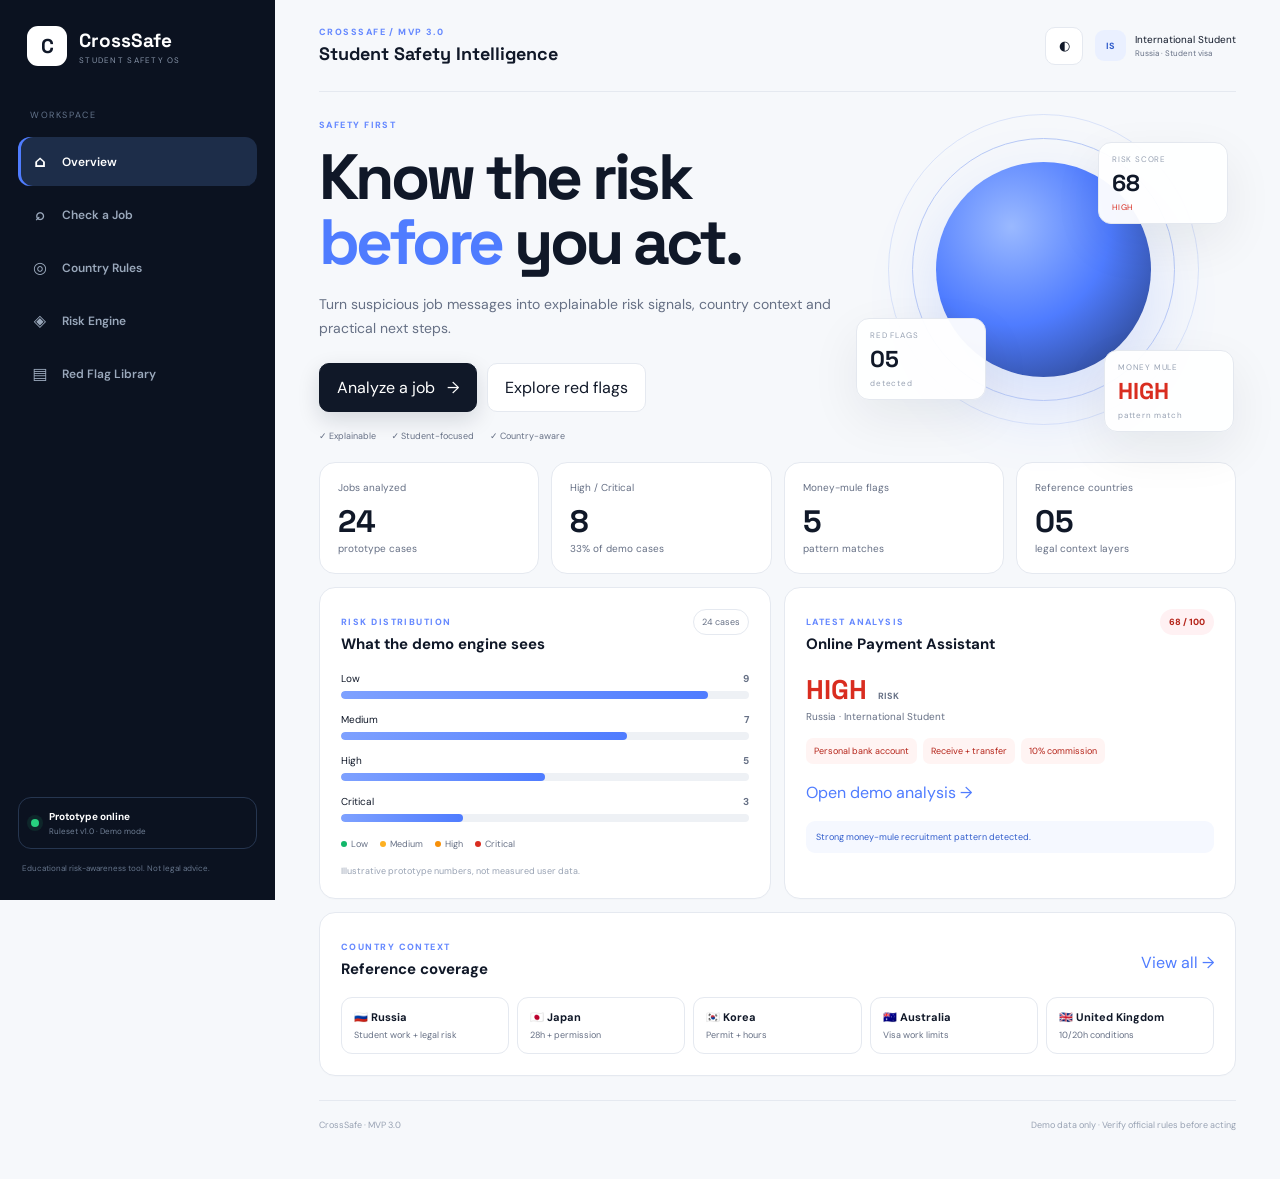
<file: CrossSafe-MVP-3.2-GEMINI-FIXED-v2/index.html>
<!doctype html>
<html lang="en"><head><meta charset="utf-8"><meta name="viewport" content="width=device-width,initial-scale=1"><title>CrossSafe — Overview</title><meta name="description" content="CrossSafe student safety prototype."><link rel="preconnect" href="https://fonts.googleapis.com"><link rel="preconnect" href="https://fonts.gstatic.com" crossorigin><link href="https://fonts.googleapis.com/css2?family=DM+Sans:wght@400;500;600;700&family=Space+Grotesk:wght@500;600;700&display=swap" rel="stylesheet"><link rel="stylesheet" href="style.css"></head>
<body><div class="app"><aside class="sidebar"><a class="brand" href="index.html"><span class="brand-mark">C</span><span><b>CrossSafe</b><small>STUDENT SAFETY OS</small></span></a><div class="side-label">WORKSPACE</div><nav><a class="nav active" href="index.html"><span>⌂</span>Overview</a><a class="nav" href="check.html"><span>⌕</span>Check a Job</a><a class="nav" href="countries.html"><span>◎</span>Country Rules</a><a class="nav" href="engine.html"><span>◈</span>Risk Engine</a><a class="nav" href="flags.html"><span>▤</span>Red Flag Library</a></nav><div class="sidebar-bottom"><div class="status"><i></i><span><b>Prototype online</b><small>Ruleset v1.0 · Demo mode</small></span></div><p>Educational risk-awareness tool. Not legal advice.</p></div></aside>
<main><header class="topbar"><div><div class="eyebrow">CROSSSAFE / MVP 3.0</div><h1>Student Safety Intelligence</h1></div><div class="top-actions"><button class="icon-btn" data-theme title="Toggle theme">◐</button><div class="profile"><div class="avatar">IS</div><span>International Student<small>Russia · Student visa</small></span></div></div></header>
<section class="hero"><div class="hero-copy"><span class="eyebrow">SAFETY FIRST</span><h2>Know the risk <em>before</em> you act.</h2><p>Turn suspicious job messages into explainable risk signals, country context and practical next steps.</p><div class="hero-actions"><a class="btn primary" href="check.html">Analyze a job <span>→</span></a><a class="btn ghost" href="flags.html">Explore red flags</a></div><div class="trust-row"><span>✓ Explainable</span><span>✓ Student-focused</span><span>✓ Country-aware</span></div></div><div class="hero-visual"><div class="orb"></div><div class="floating-card fc1"><span>RISK SCORE</span><b>68</b><i>HIGH</i></div><div class="floating-card fc2"><span>RED FLAGS</span><b>05</b><i>detected</i></div><div class="floating-card fc3"><span>MONEY MULE</span><b>HIGH</b><i>pattern match</i></div></div></section>
<div class="metrics"><div class="metric"><span>Jobs analyzed</span><b>24</b><small>prototype cases</small></div><div class="metric"><span>High / Critical</span><b>8</b><small>33% of demo cases</small></div><div class="metric"><span>Money-mule flags</span><b>5</b><small>pattern matches</small></div><div class="metric"><span>Reference countries</span><b>05</b><small>legal context layers</small></div></div>
<div class="dashboard-grid"><article class="panel chart-panel"><div class="panel-head"><div><span class="panel-kicker">RISK DISTRIBUTION</span><h3>What the demo engine sees</h3></div><span class="chip">24 cases</span></div><div class="chart"><div class="bar-row"><label>Low <b>9</b></label><div><i style="width:90%"></i></div></div><div class="bar-row"><label>Medium <b>7</b></label><div><i style="width:70%"></i></div></div><div class="bar-row"><label>High <b>5</b></label><div><i style="width:50%"></i></div></div><div class="bar-row"><label>Critical <b>3</b></label><div><i style="width:30%"></i></div></div></div><div class="legend"><span><i class="dot low"></i>Low</span><span><i class="dot med"></i>Medium</span><span><i class="dot high"></i>High</span><span><i class="dot critical"></i>Critical</span></div><p class="fineprint">Illustrative prototype numbers, not measured user data.</p></article>
<article class="panel latest-panel"><div class="panel-head"><div><span class="panel-kicker">LATEST ANALYSIS</span><h3>Online Payment Assistant</h3></div><span class="score-pill">68 / 100</span></div><div class="risk-summary"><div class="big-risk">HIGH <small>RISK</small></div><p>Russia · International Student</p></div><div class="tag-list"><span>Personal bank account</span><span>Receive + transfer</span><span>10% commission</span></div><a class="text-btn" href="check.html?demo=1">Open demo analysis →</a><div class="latest-note">Strong money-mule recruitment pattern detected.</div></article></div>
<section class="panel coverage"><div class="panel-head"><div><span class="panel-kicker">COUNTRY CONTEXT</span><h3>Reference coverage</h3></div><a class="text-btn" href="countries.html">View all →</a></div><div class="country-strip"><a href="countries.html#russia"><b>🇷🇺 Russia</b><small>Student work + legal risk</small></a><a href="countries.html#japan"><b>🇯🇵 Japan</b><small>28h + permission</small></a><a href="countries.html#korea"><b>🇰🇷 Korea</b><small>Permit + hours</small></a><a href="countries.html#australia"><b>🇦🇺 Australia</b><small>Visa work limits</small></a><a href="countries.html#uk"><b>🇬🇧 United Kingdom</b><small>10/20h conditions</small></a></div></section>
<footer><span>CrossSafe · MVP 3.0</span><span>Demo data only · Verify official rules before acting</span></footer></main></div><script src="script.js"></script><script src="ai-chat.js"></script></body></html>
</file>
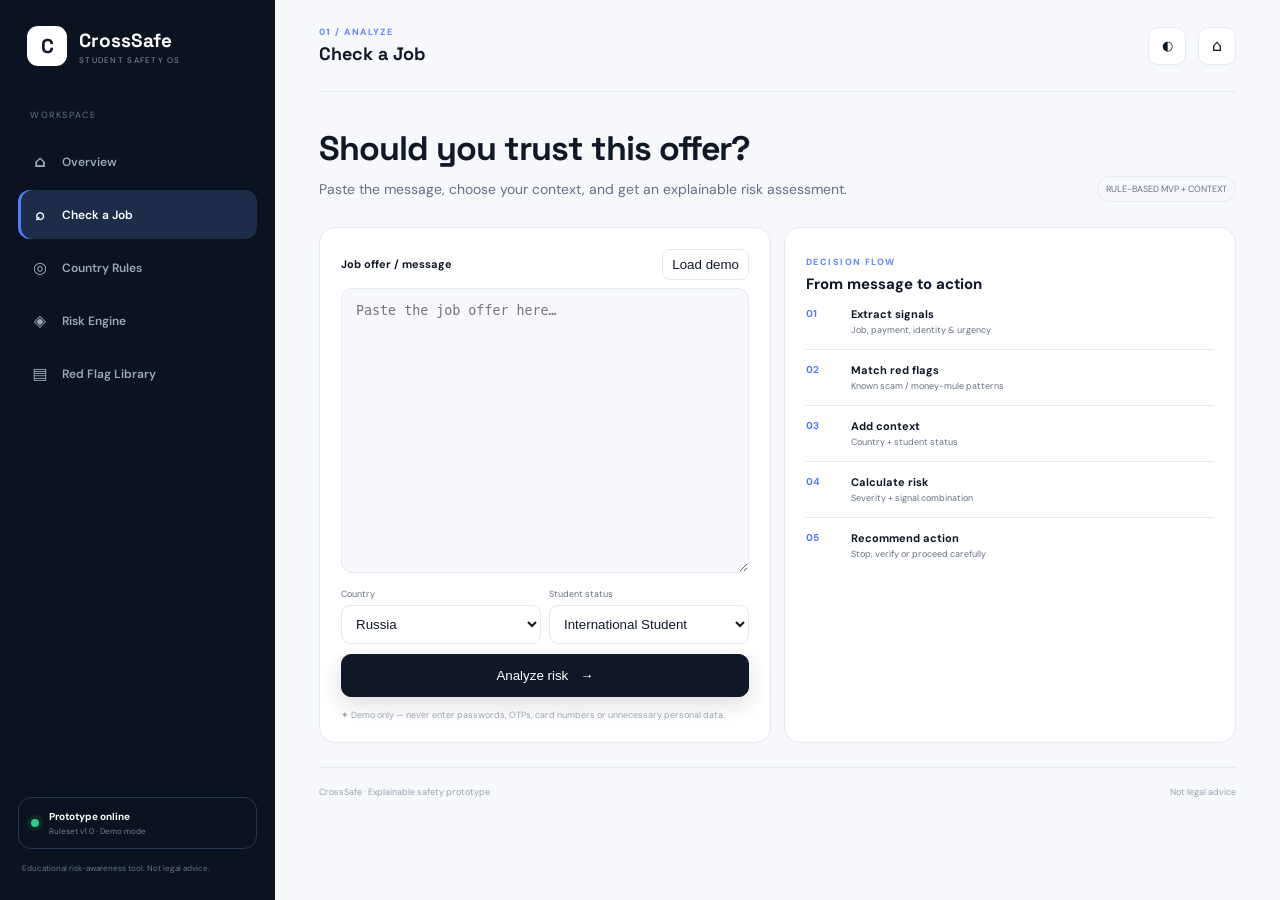
<file: CrossSafe-MVP-3.2-GEMINI-FIXED-v2/check.html>
<!doctype html><html lang="en"><head><meta charset="utf-8"><meta name="viewport" content="width=device-width,initial-scale=1"><title>CrossSafe — Check a Job</title><link rel="preconnect" href="https://fonts.googleapis.com"><link rel="preconnect" href="https://fonts.gstatic.com" crossorigin><link href="https://fonts.googleapis.com/css2?family=DM+Sans:wght@400;500;600;700&family=Space+Grotesk:wght@500;600;700&display=swap" rel="stylesheet"><link rel="stylesheet" href="style.css"></head><body><div class="app"><aside class="sidebar"><a class="brand" href="index.html"><span class="brand-mark">C</span><span><b>CrossSafe</b><small>STUDENT SAFETY OS</small></span></a><div class="side-label">WORKSPACE</div><nav><a class="nav" href="index.html"><span>⌂</span>Overview</a><a class="nav active" href="check.html"><span>⌕</span>Check a Job</a><a class="nav" href="countries.html"><span>◎</span>Country Rules</a><a class="nav" href="engine.html"><span>◈</span>Risk Engine</a><a class="nav" href="flags.html"><span>▤</span>Red Flag Library</a></nav><div class="sidebar-bottom"><div class="status"><i></i><span><b>Prototype online</b><small>Ruleset v1.0 · Demo mode</small></span></div><p>Educational risk-awareness tool. Not legal advice.</p></div></aside><main><header class="topbar"><div><div class="eyebrow">01 / ANALYZE</div><h1>Check a Job</h1></div><div class="top-actions"><button class="icon-btn" data-theme>◐</button><a class="avatar-link" href="index.html">⌂</a></div></header><div class="page-head"><div><h2>Should you trust this offer?</h2><p>Paste the message, choose your context, and get an explainable risk assessment.</p></div><span class="mini-badge">RULE-BASED MVP + CONTEXT</span></div>
<div class="check-layout"><section class="panel input-panel"><div class="field-head"><label for="job">Job offer / message</label><button class="small-btn" id="demo">Load demo</button></div><textarea id="job" placeholder="Paste the job offer here…"></textarea><div class="controls"><label><span>Country</span><select id="countrySelect"><option>Russia</option><option>Japan</option><option>Korea</option><option>Australia</option><option>UK</option></select></label><label><span>Student status</span><select id="statusSelect"><option>International Student</option><option>Exchange Student</option><option>Graduate Student</option></select></label></div><button class="btn primary full" id="analyze">Analyze risk <span>→</span></button><div class="privacy-note">✦ Demo only — never enter passwords, OTPs, card numbers or unnecessary personal data.</div></section>
<section class="panel process-panel"><span class="panel-kicker">DECISION FLOW</span><h3>From message to action</h3><ol class="flow"><li><b>01</b><span><strong>Extract signals</strong><small>Job, payment, identity & urgency</small></span></li><li><b>02</b><span><strong>Match red flags</strong><small>Known scam / money-mule patterns</small></span></li><li><b>03</b><span><strong>Add context</strong><small>Country + student status</small></span></li><li><b>04</b><span><strong>Calculate risk</strong><small>Severity + signal combination</small></span></li><li><b>05</b><span><strong>Recommend action</strong><small>Stop, verify or proceed carefully</small></span></li></ol></section></div>
<section id="result" class="panel result hidden"></section><footer><span>CrossSafe · Explainable safety prototype</span><span>Not legal advice</span></footer></main></div><script src="script.js"></script><script src="ai-chat.js"></script></body></html>
</file>
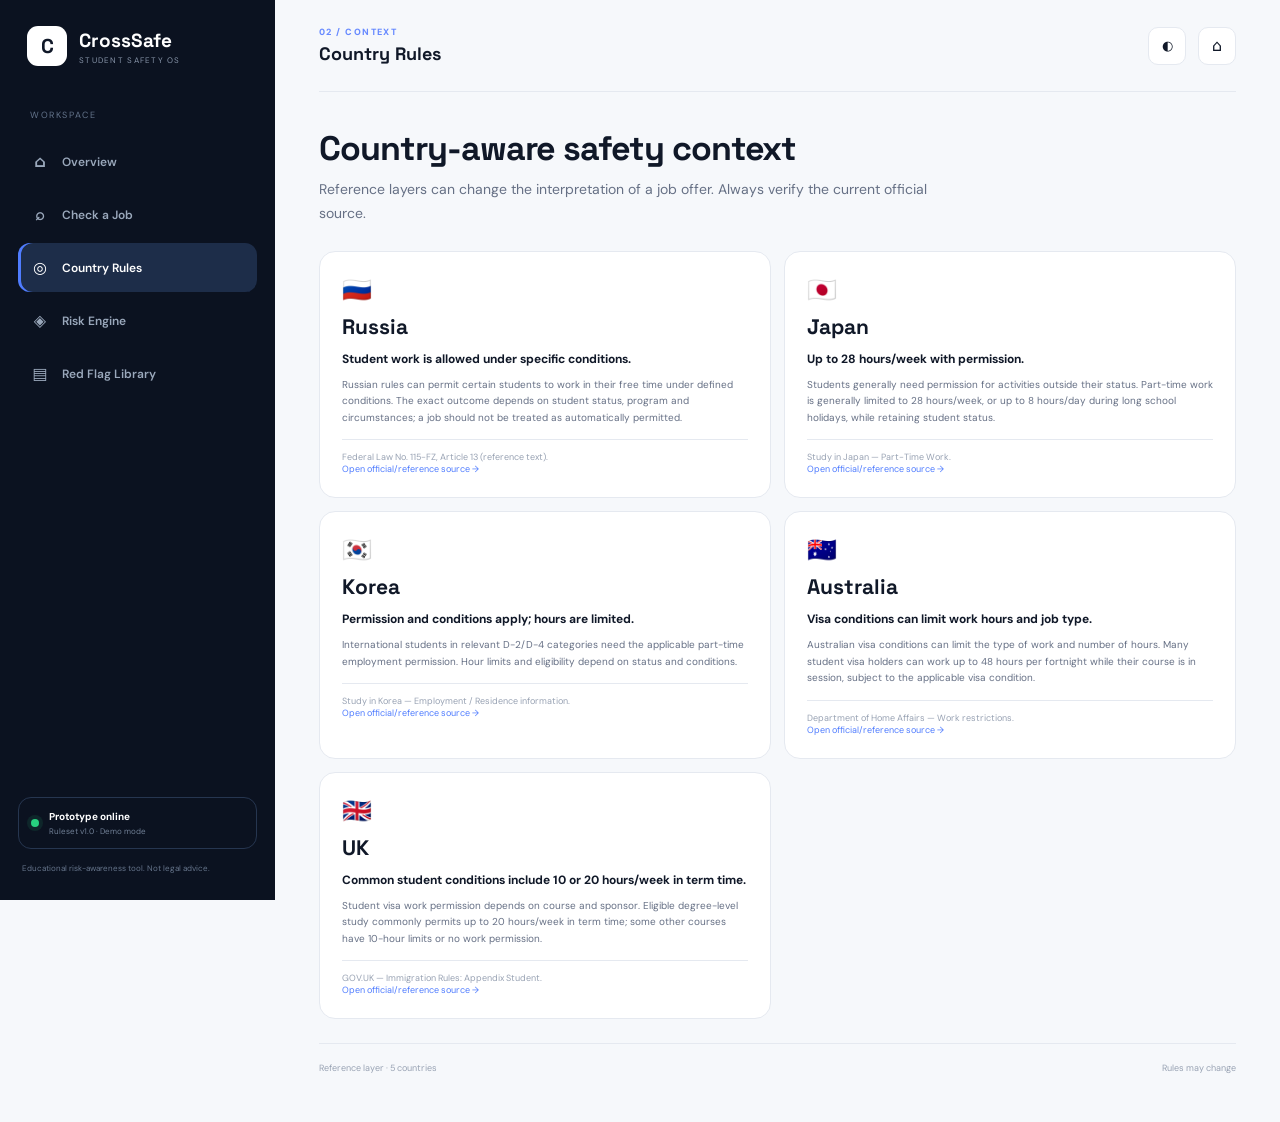
<file: CrossSafe-MVP-3.2-GEMINI-FIXED-v2/countries.html>
<!doctype html><html lang="en"><head><meta charset="utf-8"><meta name="viewport" content="width=device-width,initial-scale=1"><title>CrossSafe — Country Rules</title><link rel="preconnect" href="https://fonts.googleapis.com"><link rel="preconnect" href="https://fonts.gstatic.com" crossorigin><link href="https://fonts.googleapis.com/css2?family=DM+Sans:wght@400;500;600;700&family=Space+Grotesk:wght@500;600;700&display=swap" rel="stylesheet"><link rel="stylesheet" href="style.css"></head><body><div class="app"><aside class="sidebar"><a class="brand" href="index.html"><span class="brand-mark">C</span><span><b>CrossSafe</b><small>STUDENT SAFETY OS</small></span></a><div class="side-label">WORKSPACE</div><nav><a class="nav" href="index.html"><span>⌂</span>Overview</a><a class="nav" href="check.html"><span>⌕</span>Check a Job</a><a class="nav active" href="countries.html"><span>◎</span>Country Rules</a><a class="nav" href="engine.html"><span>◈</span>Risk Engine</a><a class="nav" href="flags.html"><span>▤</span>Red Flag Library</a></nav><div class="sidebar-bottom"><div class="status"><i></i><span><b>Prototype online</b><small>Ruleset v1.0 · Demo mode</small></span></div><p>Educational risk-awareness tool. Not legal advice.</p></div></aside><main><header class="topbar"><div><div class="eyebrow">02 / CONTEXT</div><h1>Country Rules</h1></div><div class="top-actions"><button class="icon-btn" data-theme>◐</button><a class="avatar-link" href="index.html">⌂</a></div></header><div class="page-head"><div><h2>Country-aware safety context</h2><p>Reference layers can change the interpretation of a job offer. Always verify the current official source.</p></div></div><div id="countryGrid" class="country-grid"></div><footer><span>Reference layer · 5 countries</span><span>Rules may change</span></footer></main></div><script src="script.js"></script><script src="ai-chat.js"></script></body></html>
</file>
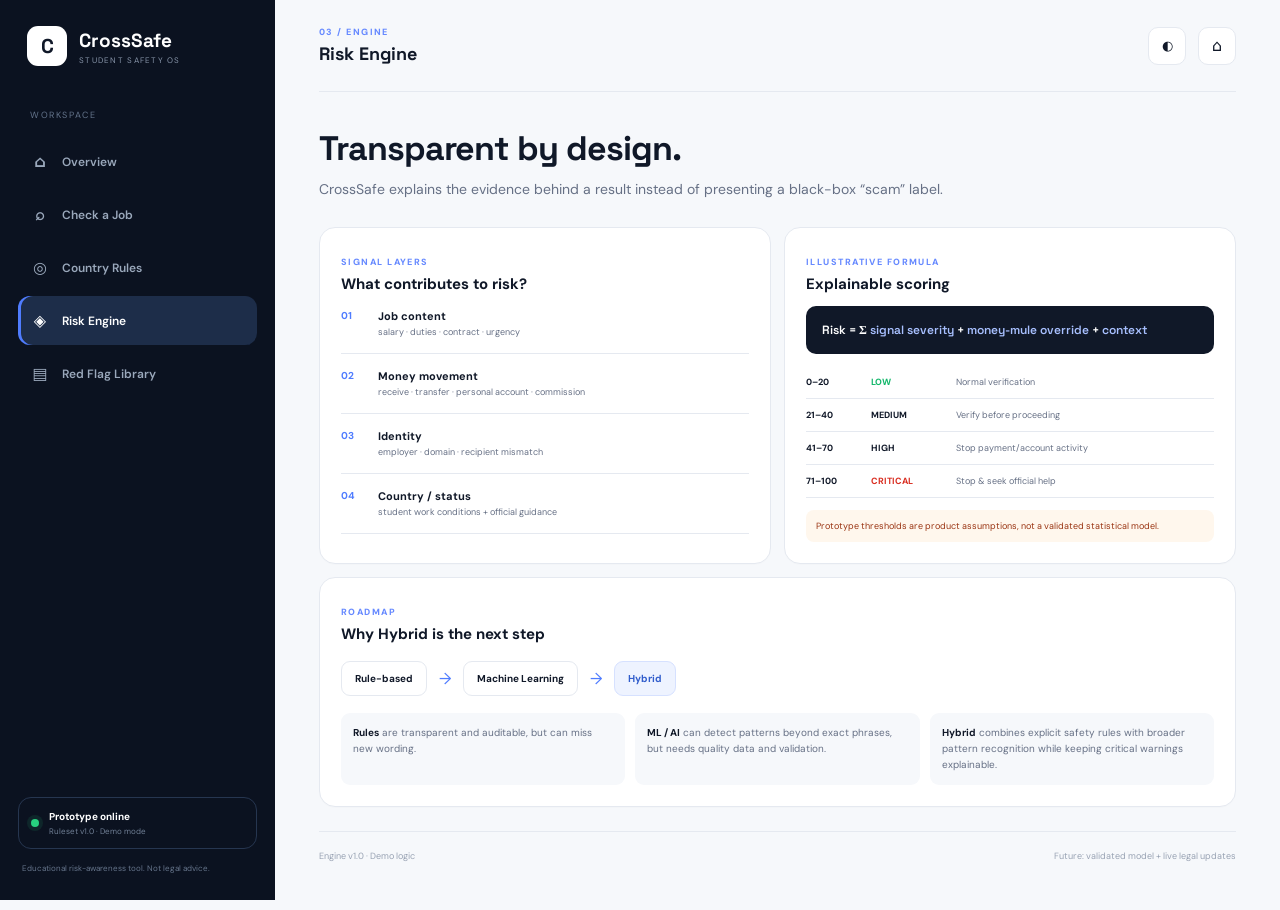
<file: CrossSafe-MVP-3.2-GEMINI-FIXED-v2/engine.html>
<!doctype html><html lang="en"><head><meta charset="utf-8"><meta name="viewport" content="width=device-width,initial-scale=1"><title>CrossSafe — Risk Engine</title><link rel="preconnect" href="https://fonts.googleapis.com"><link rel="preconnect" href="https://fonts.gstatic.com" crossorigin><link href="https://fonts.googleapis.com/css2?family=DM+Sans:wght@400;500;600;700&family=Space+Grotesk:wght@500;600;700&display=swap" rel="stylesheet"><link rel="stylesheet" href="style.css"></head><body><div class="app"><aside class="sidebar"><a class="brand" href="index.html"><span class="brand-mark">C</span><span><b>CrossSafe</b><small>STUDENT SAFETY OS</small></span></a><div class="side-label">WORKSPACE</div><nav><a class="nav" href="index.html"><span>⌂</span>Overview</a><a class="nav" href="check.html"><span>⌕</span>Check a Job</a><a class="nav" href="countries.html"><span>◎</span>Country Rules</a><a class="nav active" href="engine.html"><span>◈</span>Risk Engine</a><a class="nav" href="flags.html"><span>▤</span>Red Flag Library</a></nav><div class="sidebar-bottom"><div class="status"><i></i><span><b>Prototype online</b><small>Ruleset v1.0 · Demo mode</small></span></div><p>Educational risk-awareness tool. Not legal advice.</p></div></aside><main><header class="topbar"><div><div class="eyebrow">03 / ENGINE</div><h1>Risk Engine</h1></div><div class="top-actions"><button class="icon-btn" data-theme>◐</button><a class="avatar-link" href="index.html">⌂</a></div></header><div class="page-head"><div><h2>Transparent by design.</h2><p>CrossSafe explains the evidence behind a result instead of presenting a black-box “scam” label.</p></div></div><div class="method-top"><section class="panel"><span class="panel-kicker">SIGNAL LAYERS</span><h3>What contributes to risk?</h3><div class="layer"><b>01</b><span>Job content<small>salary · duties · contract · urgency</small></span></div><div class="layer"><b>02</b><span>Money movement<small>receive · transfer · personal account · commission</small></span></div><div class="layer"><b>03</b><span>Identity<small>employer · domain · recipient mismatch</small></span></div><div class="layer"><b>04</b><span>Country / status<small>student work conditions + official guidance</small></span></div></section><section class="panel"><span class="panel-kicker">ILLUSTRATIVE FORMULA</span><h3>Explainable scoring</h3><div class="formula">Risk = Σ <span>signal severity</span> + <span>money-mule override</span> + <span>context</span></div><div class="score-table"><div><b>0–20</b><strong class="low-text">LOW</strong><span>Normal verification</span></div><div><b>21–40</b><strong>MEDIUM</strong><span>Verify before proceeding</span></div><div><b>41–70</b><strong>HIGH</strong><span>Stop payment/account activity</span></div><div><b>71–100</b><strong class="critical-text">CRITICAL</strong><span>Stop & seek official help</span></div></div><div class="callout">Prototype thresholds are product assumptions, not a validated statistical model.</div></section></div><section class="panel architecture"><span class="panel-kicker">ROADMAP</span><h3>Why Hybrid is the next step</h3><div class="roadmap"><span>Rule-based</span><i>→</i><span>Machine Learning</span><i>→</i><span>Hybrid</span></div><div class="roadmap-copy"><p><b>Rules</b> are transparent and auditable, but can miss new wording.</p><p><b>ML / AI</b> can detect patterns beyond exact phrases, but needs quality data and validation.</p><p><b>Hybrid</b> combines explicit safety rules with broader pattern recognition while keeping critical warnings explainable.</p></div></section><footer><span>Engine v1.0 · Demo logic</span><span>Future: validated model + live legal updates</span></footer></main></div><script src="script.js"></script><script src="ai-chat.js"></script></body></html>
</file>
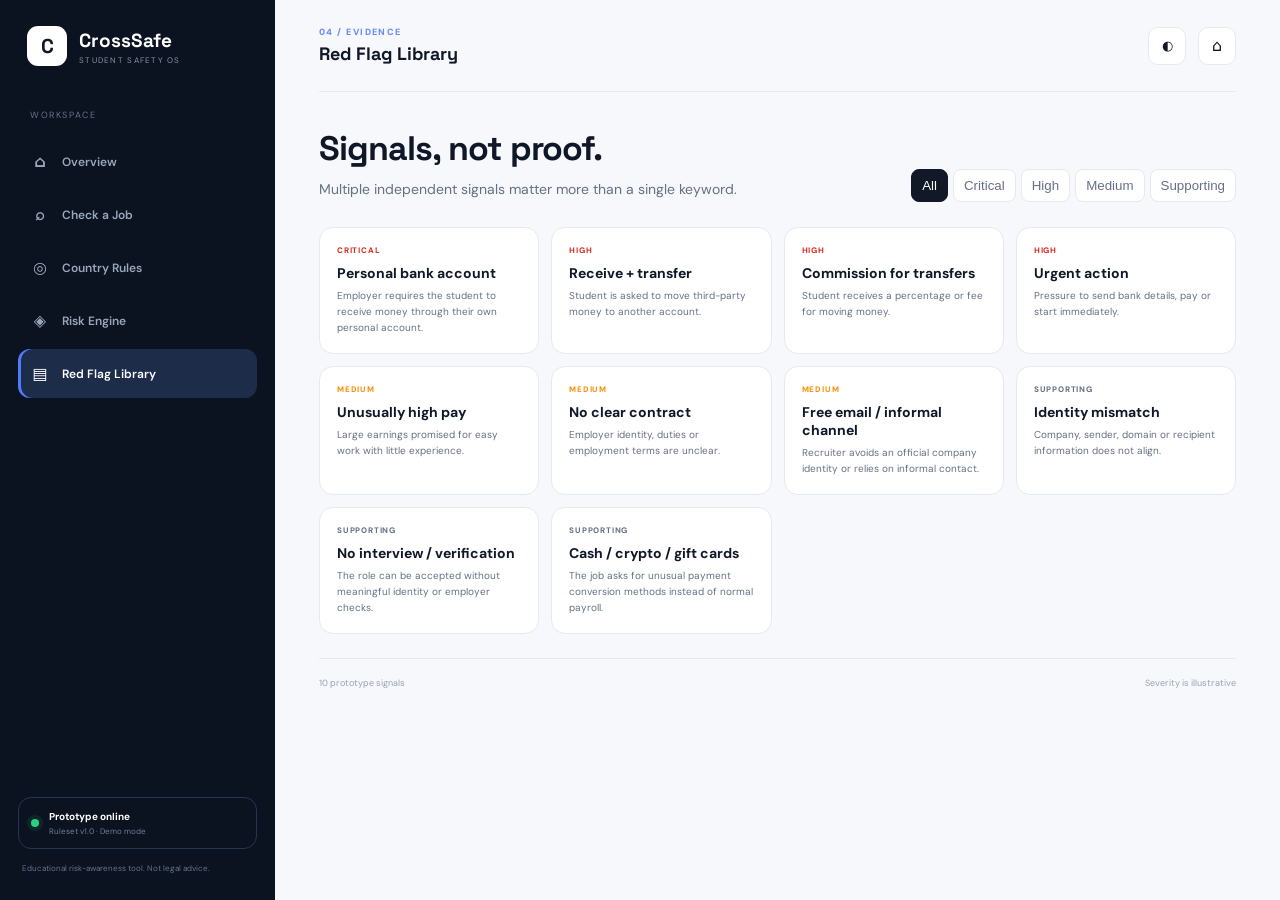
<file: CrossSafe-MVP-3.2-GEMINI-FIXED-v2/flags.html>
<!doctype html><html lang="en"><head><meta charset="utf-8"><meta name="viewport" content="width=device-width,initial-scale=1"><title>CrossSafe — Red Flag Library</title><link rel="preconnect" href="https://fonts.googleapis.com"><link rel="preconnect" href="https://fonts.gstatic.com" crossorigin><link href="https://fonts.googleapis.com/css2?family=DM+Sans:wght@400;500;600;700&family=Space+Grotesk:wght@500;600;700&display=swap" rel="stylesheet"><link rel="stylesheet" href="style.css"></head><body><div class="app"><aside class="sidebar"><a class="brand" href="index.html"><span class="brand-mark">C</span><span><b>CrossSafe</b><small>STUDENT SAFETY OS</small></span></a><div class="side-label">WORKSPACE</div><nav><a class="nav" href="index.html"><span>⌂</span>Overview</a><a class="nav" href="check.html"><span>⌕</span>Check a Job</a><a class="nav" href="countries.html"><span>◎</span>Country Rules</a><a class="nav" href="engine.html"><span>◈</span>Risk Engine</a><a class="nav active" href="flags.html"><span>▤</span>Red Flag Library</a></nav><div class="sidebar-bottom"><div class="status"><i></i><span><b>Prototype online</b><small>Ruleset v1.0 · Demo mode</small></span></div><p>Educational risk-awareness tool. Not legal advice.</p></div></aside><main><header class="topbar"><div><div class="eyebrow">04 / EVIDENCE</div><h1>Red Flag Library</h1></div><div class="top-actions"><button class="icon-btn" data-theme>◐</button><a class="avatar-link" href="index.html">⌂</a></div></header><div class="page-head"><div><h2>Signals, not proof.</h2><p>Multiple independent signals matter more than a single keyword.</p></div><div class="filter-tabs"><button class="active" data-filter="all">All</button><button data-filter="critical">Critical</button><button data-filter="high">High</button><button data-filter="medium">Medium</button><button data-filter="supporting">Supporting</button></div></div><div id="flagGrid" class="flag-grid"></div><footer><span>10 prototype signals</span><span>Severity is illustrative</span></footer></main></div><script src="script.js"></script><script src="ai-chat.js"></script></body></html>
</file>
<file: CrossSafe-MVP-3.2-GEMINI-FIXED-v2/style.css>
:root{--bg:#f6f8fb;--panel:#fff;--ink:#101828;--muted:#667085;--line:#e5e9f0;--blue:#4f7cff;--blue2:#eaf0ff;--red:#d92d20;--orange:#f79009;--green:#12b76a;--shadow:0 18px 50px rgba(16,24,40,.07)}*{box-sizing:border-box}html{scroll-behavior:smooth}body{margin:0;background:var(--bg);color:var(--ink);font-family:"DM Sans",system-ui,sans-serif}.app{min-height:100vh}.sidebar{position:fixed;inset:0 auto 0 0;width:275px;background:#0b1220;color:#c8d1df;padding:26px 18px;display:flex;flex-direction:column;z-index:10}.brand{display:flex;align-items:center;gap:12px;text-decoration:none;color:#fff;padding:0 9px}.brand-mark{width:40px;height:40px;background:#fff;color:#101828;border-radius:11px;display:grid;place-items:center;font:700 20px "Space Grotesk"}.brand b{display:block;font:700 19px "Space Grotesk"}.brand small{display:block;font-size:8px;letter-spacing:.16em;color:#8794a8;margin-top:2px}.side-label{font-size:9px;letter-spacing:.18em;color:#64748b;margin:43px 12px 12px}.nav{height:49px;display:flex;align-items:center;gap:13px;padding:0 13px;border-radius:12px;color:#9aa8bb;text-decoration:none;font-size:12px;font-weight:600;margin:4px 0}.nav span{width:18px;text-align:center;font-size:16px}.nav:hover{color:#fff;background:#121e31}.nav.active{color:#fff;background:#1d2d49;box-shadow:inset 3px 0 var(--blue)}.sidebar-bottom{margin-top:auto}.status{border:1px solid #263650;border-radius:13px;padding:12px;display:flex;gap:10px;align-items:center}.status i{width:8px;height:8px;background:#27d17f;border-radius:50%;box-shadow:0 0 0 4px rgba(39,209,127,.1)}.status b{display:block;color:#fff;font-size:10px}.status small{display:block;font-size:8px;color:#718096;margin-top:3px}.sidebar-bottom p{font-size:8px;color:#66758b;line-height:1.5;padding:0 4px;margin:13px 0 0}main{margin-left:275px;min-height:100vh;padding:0 44px 30px}.topbar{height:92px;display:flex;justify-content:space-between;align-items:center;border-bottom:1px solid var(--line)}.topbar h1{font:700 18px "Space Grotesk";margin:4px 0 0}.eyebrow,.panel-kicker{font-size:9px;font-weight:800;letter-spacing:.16em;color:#6689ff}.top-actions{display:flex;align-items:center;gap:12px}.icon-btn,.avatar-link{border:1px solid var(--line);background:var(--panel);color:var(--ink);width:38px;height:38px;border-radius:10px;display:grid;place-items:center;text-decoration:none;cursor:pointer}.profile{display:flex;align-items:center;gap:9px;font-size:10px}.profile small{display:block;color:var(--muted);margin-top:2px;font-size:8px}.avatar{width:31px;height:31px;border-radius:9px;background:#eaf0ff;color:#315dcc;display:grid;place-items:center;font-size:9px;font-weight:800}.hero{display:grid;grid-template-columns:1.15fr .85fr;min-height:370px;align-items:center}.hero h2{font:700 clamp(40px,5vw,68px)/1.02 "Space Grotesk";letter-spacing:-.055em;max-width:750px;margin:12px 0 18px}.hero h2 em{font-style:normal;color:var(--blue)}.hero p,.page-head p{color:var(--muted);font-size:14px;line-height:1.7;max-width:650px}.hero-actions{display:flex;gap:10px;margin-top:22px}.btn{display:inline-flex;align-items:center;justify-content:center;gap:12px;border-radius:10px;padding:13px 17px;text-decoration:none;font:700 11px inherit;cursor:pointer;border:1px solid var(--line)}.btn.primary{background:#101828;color:#fff;border-color:#101828;box-shadow:0 8px 22px rgba(16,24,40,.14)}.btn.primary:hover{background:#1d2a40}.btn.ghost{background:var(--panel);color:var(--ink)}.trust-row{display:flex;gap:16px;margin-top:18px;color:#667085;font-size:9px}.hero-visual{position:relative;height:330px}.orb{position:absolute;width:215px;height:215px;border-radius:50%;background:radial-gradient(circle at 35% 30%,#9ab9ff,#4f7cff 48%,#23376f);right:85px;top:50px;box-shadow:0 30px 70px rgba(79,124,255,.2)}.orb:before,.orb:after{content:"";position:absolute;border:1px solid #b7c8f6;border-radius:50%;inset:-24px}.orb:after{inset:-48px;opacity:.45}.floating-card{position:absolute;background:rgba(255,255,255,.95);border:1px solid #e4e8ef;border-radius:13px;box-shadow:var(--shadow);padding:11px 13px;min-width:130px}.floating-card span,.floating-card i{display:block;font-size:8px;letter-spacing:.1em;color:#98a2b3;font-style:normal}.floating-card b{display:block;font:700 23px "Space Grotesk";margin:4px 0}.fc1{right:8px;top:30px}.fc1 i,.fc3 b{color:var(--red)}.fc2{left:10px;bottom:42px}.fc3{right:2px;bottom:10px}.metrics{display:grid;grid-template-columns:repeat(4,1fr);gap:12px;margin-bottom:13px}.metric,.panel{background:var(--panel);border:1px solid var(--line);border-radius:16px}.metric{padding:18px}.metric span,.metric small{display:block;color:var(--muted);font-size:10px}.metric b{display:block;font:700 31px "Space Grotesk";margin:7px 0 1px}.dashboard-grid,.check-layout,.method-top{display:grid;grid-template-columns:1fr 1fr;gap:13px}.panel{padding:21px;box-shadow:0 1px 0 rgba(16,24,40,.01)}.panel-head{display:flex;justify-content:space-between;align-items:start;margin-bottom:18px}.panel h3{margin:4px 0 0;font-size:15px}.chip,.mini-badge{font-size:9px;color:var(--muted);border:1px solid var(--line);padding:6px 8px;border-radius:999px}.chart{display:grid;gap:14px}.bar-row label{display:flex;justify-content:space-between;font-size:10px;margin-bottom:6px}.bar-row label b{color:var(--muted)}.bar-row>div{height:8px;background:#eef1f5;border-radius:99px;overflow:hidden}.bar-row i{display:block;height:100%;background:linear-gradient(90deg,#7ea1ff,#4f7cff);border-radius:99px}.legend{display:flex;gap:12px;margin-top:16px}.legend span{font-size:9px;color:var(--muted)}.dot{width:6px;height:6px;border-radius:50%;display:inline-block;margin-right:4px}.dot.low{background:#12b76a}.dot.med{background:#fdb022}.dot.high{background:#f79009}.dot.critical{background:#d92d20}.fineprint{font-size:9px;color:#98a2b3;margin:15px 0 0}.score-pill{background:#fff1f3;color:#b42318;padding:7px 9px;border-radius:999px;font-size:9px;font-weight:800}.big-risk{font:800 27px "Space Grotesk";color:var(--red)}.big-risk.safe{color:var(--green)}.big-risk small{font:700 9px "DM Sans";color:var(--muted);margin-left:4px}.risk-summary p,.result-context{font-size:10px;color:var(--muted);margin:3px 0 15px}.tag-list{display:flex;gap:6px;flex-wrap:wrap}.tag-list span{font-size:9px;color:#b42318;background:#fff4f3;border-radius:7px;padding:7px 8px}.text-btn{display:inline-block;color:var(--blue);font:700 10px inherit;text-decoration:none;margin-top:18px}.latest-note{margin-top:18px;padding:10px;background:#f5f8ff;border-radius:9px;color:#315dcc;font-size:9px}.coverage{margin-top:13px}.country-strip{display:grid;grid-template-columns:repeat(5,1fr);gap:8px}.country-strip a{border:1px solid var(--line);background:var(--panel);border-radius:11px;padding:12px;text-align:left;text-decoration:none;color:var(--ink)}.country-strip a:hover{border-color:#b8c8ee;transform:translateY(-1px)}.country-strip b,.country-strip small{display:block}.country-strip b{font-size:11px}.country-strip small{font-size:9px;color:var(--muted);margin-top:5px}.page-head{display:flex;justify-content:space-between;align-items:end;margin:35px 0 25px}.page-head h2{font:700 34px "Space Grotesk";margin:0 0 8px;letter-spacing:-.03em}.page-head p{margin:0}.field-head{display:flex;justify-content:space-between;align-items:center;margin-bottom:8px}.field-head label{font-size:11px;font-weight:700}.small-btn{border:1px solid var(--line);background:var(--panel);color:var(--ink);border-radius:8px;padding:7px 9px;font:600 9px inherit;cursor:pointer}.input-panel textarea{width:100%;height:285px;resize:vertical;border:1px solid var(--line);border-radius:11px;padding:14px;font:12px/1.6 inherit;color:var(--ink);background:var(--bg);outline:none}.input-panel textarea:focus{border-color:#9bb4ff;box-shadow:0 0 0 3px #e9efff}.controls{display:grid;grid-template-columns:1fr 1fr;gap:8px;margin-top:10px}.controls label span{display:block;font-size:9px;color:var(--muted);margin:0 0 5px}.controls select{width:100%;border:1px solid var(--line);border-radius:9px;padding:10px;background:var(--panel);font:11px inherit;color:var(--ink)}.full{width:100%;margin-top:10px}.privacy-note{margin-top:12px;color:#98a2b3;font-size:9px}.flow{list-style:none;padding:0;margin:0}.flow li{display:grid;grid-template-columns:35px 1fr;gap:10px;padding:13px 0;border-bottom:1px solid var(--line)}.flow li:last-child{border:0}.flow b{color:var(--blue);font-size:10px}.flow strong,.flow small{display:block}.flow strong{font-size:11px}.flow small{font-size:9px;color:var(--muted);margin-top:3px}.result{margin-top:13px}.hidden{display:none}.result-top{display:flex;justify-content:space-between;align-items:center}.result-score{font:700 45px "Space Grotesk"}.result-score small{font-size:14px;color:var(--muted)}.result-risk{display:inline-block;background:#fff1f3;color:#b42318;border-radius:999px;padding:8px 10px;font-size:9px;font-weight:800}.result-risk.medium{background:#fff8e8;color:#a15c00}.result-risk.low{background:#ecfdf3;color:#087443}.result-meter{height:9px;background:#edf0f4;border-radius:99px;margin:15px 0 20px;overflow:hidden}.result-meter span{display:block;height:100%;background:linear-gradient(90deg,#8fb0ff,#4f7cff);border-radius:99px}.result-grid{display:grid;grid-template-columns:1fr 1fr;gap:25px}.result-grid h4{font-size:12px;margin:0 0 9px}.signal-list{list-style:none;padding:0;margin:0;display:grid;gap:7px}.signal-list li{font-size:10px;padding:9px;background:var(--bg);border-radius:8px}.signal-list li:before{content:"✓";color:var(--red);font-weight:800;margin-right:7px}.action-box{background:#fff7ed;border:1px solid #fedf89;border-radius:10px;padding:12px}.action-box b{font-size:11px}.action-box p{font-size:10px;color:#7a2e0a;line-height:1.5}.result-disclaimer{border-top:1px solid var(--line);margin-top:18px;padding-top:12px;font-size:8px;color:#98a2b3}.country-grid{display:grid;grid-template-columns:repeat(2,1fr);gap:13px}.country-card{padding:22px;background:var(--panel);border:1px solid var(--line);border-radius:16px}.country-card h3{font:700 21px "Space Grotesk";margin:0}.country-icon{font-size:24px;margin-bottom:8px}.country-card .rule{font-weight:700;font-size:12px;margin:11px 0 7px}.country-card p{font-size:10px;color:var(--muted);line-height:1.65}.source{font-size:9px;color:#98a2b3;border-top:1px solid var(--line);padding-top:11px;margin-top:13px}.source a{color:var(--blue);text-decoration:none}.layer{display:grid;grid-template-columns:37px 1fr;padding:15px 0;border-bottom:1px solid var(--line)}.layer>b{color:var(--blue);font-size:10px}.layer span{font-size:11px;font-weight:700}.layer small{display:block;color:var(--muted);font-size:9px;margin-top:3px;font-weight:400}.formula{padding:16px;border-radius:10px;background:#101828;color:#fff;font:600 12px "Space Grotesk";margin:12px 0}.formula span{color:#a8c0ff}.score-table{display:grid}.score-table>div{display:grid;grid-template-columns:65px 85px 1fr;align-items:center;padding:10px 0;border-bottom:1px solid var(--line);font-size:9px}.score-table strong{font-size:9px}.score-table span{color:var(--muted)}.low-text{color:var(--green)}.critical-text{color:var(--red)}.callout{margin-top:12px;padding:10px;background:#fff7ed;border-radius:8px;color:#9a3412;font-size:9px}.architecture{margin-top:13px}.roadmap{display:flex;align-items:center;gap:12px;margin:17px 0}.roadmap span{padding:10px 13px;border:1px solid var(--line);border-radius:9px;font-size:10px;font-weight:700}.roadmap span:last-of-type{background:#eef3ff;border-color:#d6e1ff;color:#315dcc}.roadmap i{font-style:normal;color:var(--blue)}.roadmap-copy{display:grid;grid-template-columns:repeat(3,1fr);gap:10px}.roadmap-copy p{font-size:10px;color:var(--muted);line-height:1.6;margin:0;padding:12px;background:var(--bg);border-radius:9px}.roadmap-copy b{color:var(--ink)}.filter-tabs{display:flex;gap:5px;flex-wrap:wrap}.filter-tabs button{border:1px solid var(--line);background:var(--panel);padding:8px 10px;border-radius:8px;font:600 9px inherit;cursor:pointer;color:var(--muted)}.filter-tabs button.active{background:#111827;color:#fff;border-color:#111827}.flag-grid{display:grid;grid-template-columns:repeat(4,1fr);gap:12px}.flag{padding:17px;background:var(--panel);border:1px solid var(--line);border-radius:14px}.flag-level{font-size:8px;font-weight:800;letter-spacing:.1em}.flag h3{font-size:14px;margin:9px 0 6px}.flag p{font-size:10px;line-height:1.6;color:var(--muted);margin:0}.flag.critical .flag-level,.flag.high .flag-level{color:var(--red)}.flag.medium .flag-level{color:var(--orange)}.flag.supporting .flag-level{color:#667085}footer{display:flex;justify-content:space-between;border-top:1px solid var(--line);padding:18px 0;color:#98a2b3;font-size:9px;margin-top:24px}.dark{--bg:#080d16;--panel:#101826;--ink:#f5f7fa;--muted:#98a2b3;--line:#263246}.dark .sidebar{background:#050a12}.dark .bar-row>div{background:#1b2637}.dark textarea,.dark .controls select{background:#0b1220;color:#fff}.dark .btn.ghost,.dark .country-strip a,.dark .icon-btn,.dark .avatar-link,.dark .filter-tabs button,.dark .small-btn{color:#fff}.dark .latest-note{background:#111d35}.dark .callout,.dark .action-box{background:#241b0e}.dark .floating-card{background:rgba(16,24,38,.95);border-color:#263246}.dark .floating-card span{color:#98a2b3}.dark .result-risk.low{background:#08261a}.dark .result-risk.medium{background:#2a210d}.dark .result-risk{background:#2a1418}
@media(max-width:1100px){.sidebar{width:76px}.brand{justify-content:center}.brand>span:last-child,.side-label,.nav{font-size:0}.nav span{font-size:18px;margin:0}.status span,.side-note,.sidebar-bottom p{display:none}main{margin-left:76px;padding:0 24px}.hero{grid-template-columns:1fr}.hero-visual{display:none}.country-strip{grid-template-columns:repeat(3,1fr)}.flag-grid{grid-template-columns:repeat(2,1fr)}}
@media(max-width:720px){main{padding:0 16px}.topbar{height:76px}.profile{display:none}.metrics,.dashboard-grid,.check-layout,.method-top,.country-grid,.result-grid{grid-template-columns:1fr}.country-strip{grid-template-columns:1fr 1fr}.page-head{display:block}.mini-badge,.filter-tabs{margin-top:15px;display:inline-flex}.hero h2,.page-head h2{font-size:31px}.flag-grid{grid-template-columns:1fr}.roadmap-copy{grid-template-columns:1fr}.roadmap{overflow:auto}.controls{grid-template-columns:1fr}footer{display:block;line-height:2}.orb,.floating-card{display:none}}

/* CrossSafe AI assistant */
.ai-launcher{position:fixed;right:24px;bottom:24px;width:56px;height:56px;border:0;border-radius:18px;background:#101828;color:#fff;box-shadow:0 14px 35px rgba(16,24,40,.25);font:700 19px "Space Grotesk";cursor:pointer;z-index:1000;transition:.2s}.ai-launcher:hover{transform:translateY(-2px);background:#1d2a40}.ai-launcher .ai-pulse{position:absolute;right:-2px;top:-2px;width:10px;height:10px;border-radius:50%;background:#27d17f;border:2px solid #fff}.ai-chat{position:fixed;right:24px;bottom:92px;width:min(390px,calc(100vw - 32px));height:min(590px,calc(100vh - 120px));background:var(--panel);border:1px solid var(--line);border-radius:20px;box-shadow:0 24px 70px rgba(16,24,40,.2);z-index:999;display:none;overflow:hidden}.ai-chat.open{display:flex;flex-direction:column}.ai-head{display:flex;align-items:center;justify-content:space-between;padding:15px 16px;border-bottom:1px solid var(--line);background:var(--panel)}.ai-brand{display:flex;align-items:center;gap:10px}.ai-logo{width:35px;height:35px;border-radius:11px;background:#101828;color:#fff;display:grid;place-items:center;font-weight:800}.ai-brand b{display:block;font:700 13px "Space Grotesk"}.ai-brand small{display:block;font-size:8px;color:var(--muted);margin-top:2px}.ai-close{border:0;background:transparent;color:var(--muted);font-size:20px;cursor:pointer}.ai-messages{flex:1;overflow:auto;padding:16px;display:flex;flex-direction:column;gap:10px;background:var(--bg)}.ai-msg{max-width:88%;padding:10px 12px;border-radius:13px;font-size:10px;line-height:1.6;white-space:pre-wrap}.ai-msg.bot{align-self:flex-start;background:var(--panel);border:1px solid var(--line)}.ai-msg.user{align-self:flex-end;background:#101828;color:#fff}.ai-msg.typing{color:var(--muted);font-style:italic}.ai-quick{display:flex;gap:6px;padding:9px 12px;overflow:auto;border-top:1px solid var(--line);background:var(--panel)}.ai-quick button{white-space:nowrap;border:1px solid var(--line);background:var(--panel);color:var(--ink);border-radius:999px;padding:7px 9px;font:600 8px inherit;cursor:pointer}.ai-form{display:flex;gap:7px;padding:11px;border-top:1px solid var(--line);background:var(--panel)}.ai-form textarea{flex:1;height:42px;resize:none;border:1px solid var(--line);border-radius:10px;padding:10px;font:10px/1.4 inherit;background:var(--bg);color:var(--ink);outline:none}.ai-form textarea:focus{border-color:#9bb4ff}.ai-send{width:42px;border:0;border-radius:10px;background:#101828;color:#fff;cursor:pointer;font-weight:800}.ai-note{padding:0 12px 9px;background:var(--panel);font-size:7px;color:#98a2b3}.dark .ai-launcher,.dark .ai-logo,.dark .ai-send{background:#fff;color:#101828}.dark .ai-launcher .ai-pulse{border-color:#101828}.dark .ai-msg.user{background:#fff;color:#101828}
@media(max-width:720px){.ai-launcher{right:16px;bottom:16px}.ai-chat{right:16px;bottom:84px}.ai-chat.open{height:min(620px,calc(100vh - 100px))}}
</file>
